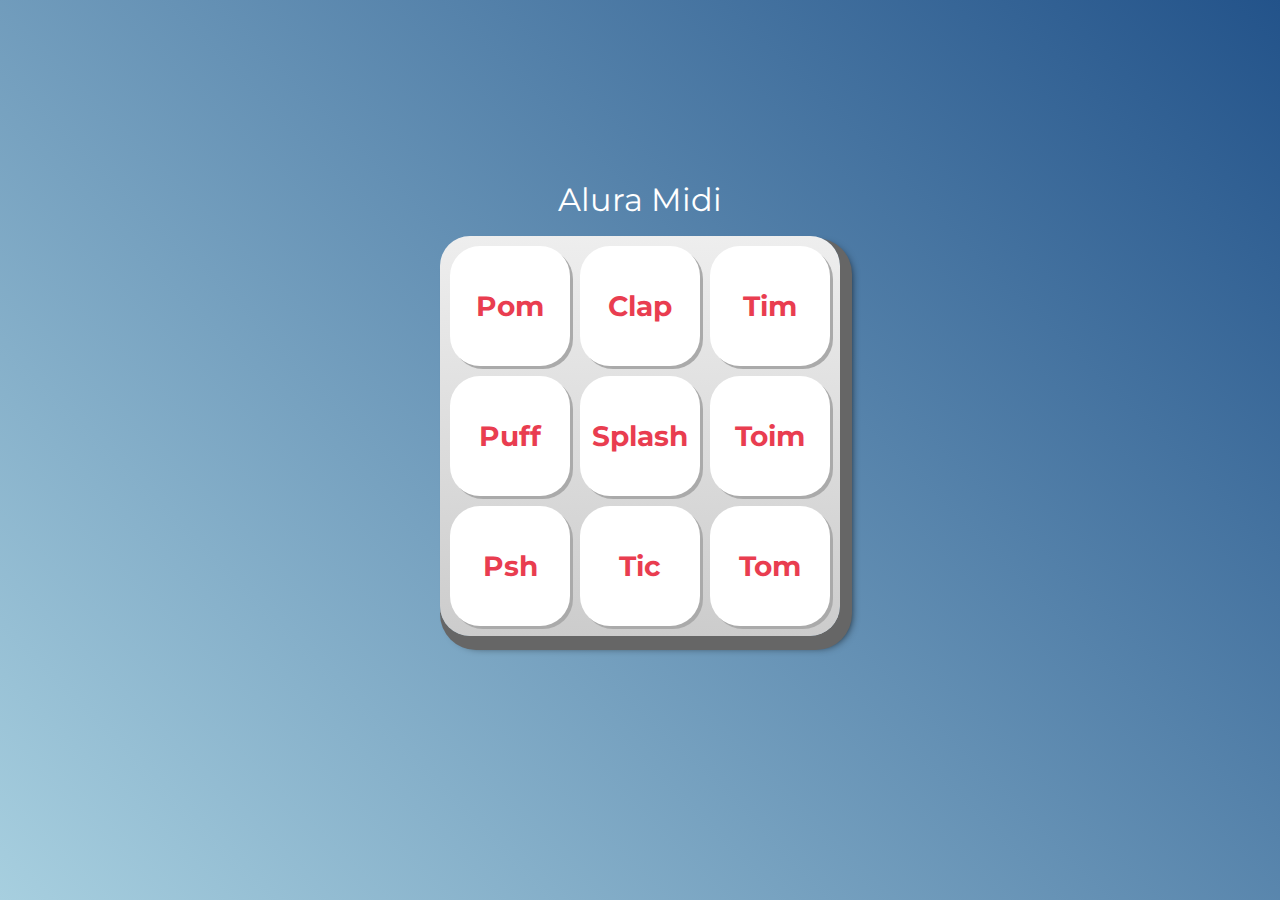
<file: Curso alura-midi/exercicios -aula02/index.html>
<!DOCTYPE html>
<html lang="pt-BR">
<head>
    <meta charset="UTF-8">
    <meta http-equiv="X-UA-Compatible" content="IE=edge">
    <meta name="viewport" content="width=device-width, initial-scale=1.0">

    <title>Alura MIDI</title>

    <link rel="preconnect" href="https://fonts.googleapis.com">
    <link rel="preconnect" href="https://fonts.gstatic.com" crossorigin>
    <link href="https://fonts.googleapis.com/css2?family=Montserrat:wght@500;600&display=swap" rel="stylesheet">

    <link rel="icon" type="image/png" href="images/bateria.png">
    <link rel="stylesheet" href="css/reset.css">
    <link rel="stylesheet" href="css/estilos.css">
</head>
<body>

    <h1>Alura Midi</h1>

    <section class="teclado">
        <!-- <button onclick="alert('Pom')" class="tecla tecla_pom">Pom</button> -->
        <!-- <button onclick="tocaSomPom()" class="tecla tecla_pom">Pom</button> -->
        <button onclick="tocaPom()" class="tecla tecla_pom">Pom</button>
        <button onclick="tocaClap()" class="tecla tecla_clap">Clap</button>
        <button onclick="tocaTim()" class="tecla tecla_tim">Tim</button>

        <button onclick="tocaPuff()" class="tecla tecla_puff">Puff</button>
        <button onclick="tocaSplash()" class="tecla tecla_splash">Splash</button>
        <button onclick="tocaToim()" class="tecla tecla_toim">Toim</button>

        <button onclick="tocaPsh()" class="tecla tecla_psh">Psh</button>
        <button onclick="tocaTic()" class="tecla tecla_tic">Tic</button>
        <button onclick="tocaTom()" class="tecla tecla_tom">Tom</button>
    </section>
    
    <!-- <section class="audio-container">
        <audio controls src="sounds/keyq.wav" id="som_tecla_pom"></audio>
        <audio controls src="sounds/keyw.wav" id="som_tecla_clap"></audio>
        <audio controls src="sounds/keye.wav" id="som_tecla_tim"></audio>
        <audio controls src="sounds/keya.wav" id="som_tecla_puff"></audio>
        <audio controls src="sounds/keys.wav" id="som_tecla_splash"></audio>
        <audio controls src="sounds/keyd.wav" id="som_tecla_toim"></audio>
        <audio controls src="sounds/keyz.wav" id="som_tecla_psh"></audio>
        <audio controls src="sounds/keyx.wav" id="som_tecla_tic"></audio>
        <audio controls src="sounds/keyc.wav" id="som_tecla_tom"></audio>
    </section>
     -->
    <section class="audio-container">
        <audio src="sounds/keyq.wav" id="som_tecla_pom"></audio>
        <audio src="sounds/keyw.wav" id="som_tecla_clap"></audio>
        <audio src="sounds/keye.wav" id="som_tecla_tim"></audio>
        <audio src="sounds/keya.wav" id="som_tecla_puff"></audio>
        <audio src="sounds/keys.wav" id="som_tecla_splash"></audio>
        <audio src="sounds/keyd.wav" id="som_tecla_toim"></audio>
        <audio src="sounds/keyz.wav" id="som_tecla_psh"></audio>
        <audio src="sounds/keyx.wav" id="som_tecla_tic"></audio>
        <audio src="sounds/keyc.wav" id="som_tecla_tom"></audio>
    </section>



    <script src="main.js"></script>
</body>
</html>
</file>
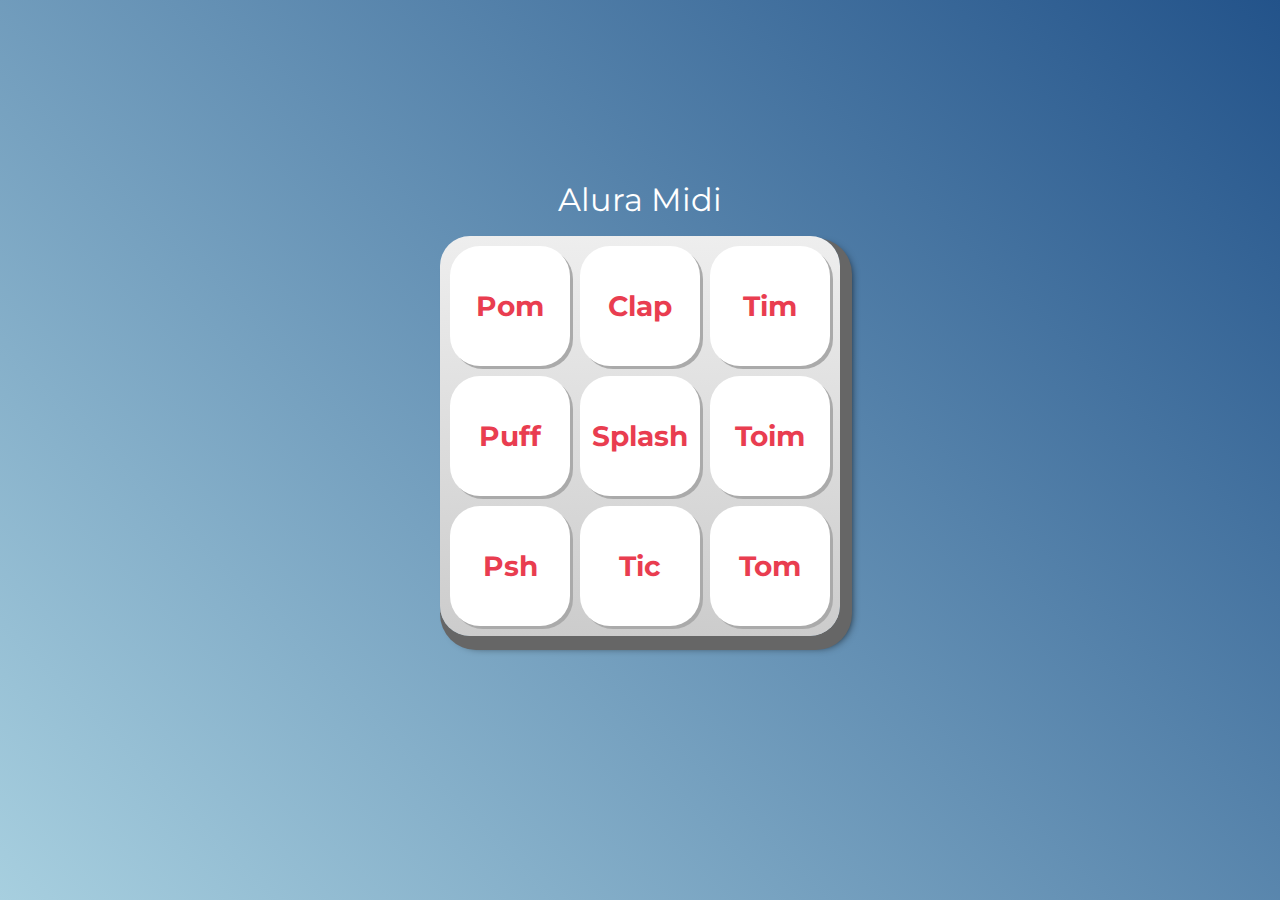
<file: Curso alura-midi/exercicios -aula02/ex02/index.html>
<!DOCTYPE html>
<html lang="pt-BR">
<head>
    <meta charset="UTF-8">
    <meta http-equiv="X-UA-Compatible" content="IE=edge">
    <meta name="viewport" content="width=device-width, initial-scale=1.0">

    <title>Alura MIDI</title>

    <link rel="preconnect" href="https://fonts.googleapis.com">
    <link rel="preconnect" href="https://fonts.gstatic.com" crossorigin>
    <link href="https://fonts.googleapis.com/css2?family=Montserrat:wght@500;600&display=swap" rel="stylesheet">

    <link rel="icon" type="image/png" href="images/bateria.png">
    <link rel="stylesheet" href="css/reset.css">
    <link rel="stylesheet" href="css/estilos.css">
</head>
<body>

    <h1>Alura Midi</h1>

    <section class="teclado">
        <!-- <button onclick="alert('Pom')" class="tecla tecla_pom">Pom</button> -->
        <!-- <button onclick="tocaSomPom()" class="tecla tecla_pom">Pom</button> -->
        <button class="tecla tecla_pom">Pom</button>
        <button class="tecla tecla_clap">Clap</button>
        <button class="tecla tecla_tim">Tim</button>

        <button class="tecla tecla_puff">Puff</button>
        <button class="tecla tecla_splash">Splash</button>
        <button class="tecla tecla_toim">Toim</button>

        <button class="tecla tecla_psh">Psh</button>
        <button class="tecla tecla_tic">Tic</button>
        <button class="tecla tecla_tom">Tom</button>
    </section>
    
    <!-- <section class="audio-container">
        <audio controls src="sounds/keyq.wav" id="som_tecla_pom"></audio>
        <audio controls src="sounds/keyw.wav" id="som_tecla_clap"></audio>
        <audio controls src="sounds/keye.wav" id="som_tecla_tim"></audio>
        <audio controls src="sounds/keya.wav" id="som_tecla_puff"></audio>
        <audio controls src="sounds/keys.wav" id="som_tecla_splash"></audio>
        <audio controls src="sounds/keyd.wav" id="som_tecla_toim"></audio>
        <audio controls src="sounds/keyz.wav" id="som_tecla_psh"></audio>
        <audio controls src="sounds/keyx.wav" id="som_tecla_tic"></audio>
        <audio controls src="sounds/keyc.wav" id="som_tecla_tom"></audio>
    </section>
     -->
    <section class="audio-container">
        <audio src="sounds/keyq.wav" id="som_tecla_pom"></audio>
        <audio src="sounds/keyw.wav" id="som_tecla_clap"></audio>
        <audio src="sounds/keye.wav" id="som_tecla_tim"></audio>
        <audio src="sounds/keya.wav" id="som_tecla_puff"></audio>
        <audio src="sounds/keys.wav" id="som_tecla_splash"></audio>
        <audio src="sounds/keyd.wav" id="som_tecla_toim"></audio>
        <audio src="sounds/keyz.wav" id="som_tecla_psh"></audio>
        <audio src="sounds/keyx.wav" id="som_tecla_tic"></audio>
        <audio src="sounds/keyc.wav" id="som_tecla_tom"></audio>
    </section>



    <script src="main.js"></script>
</body>
</html>
</file>
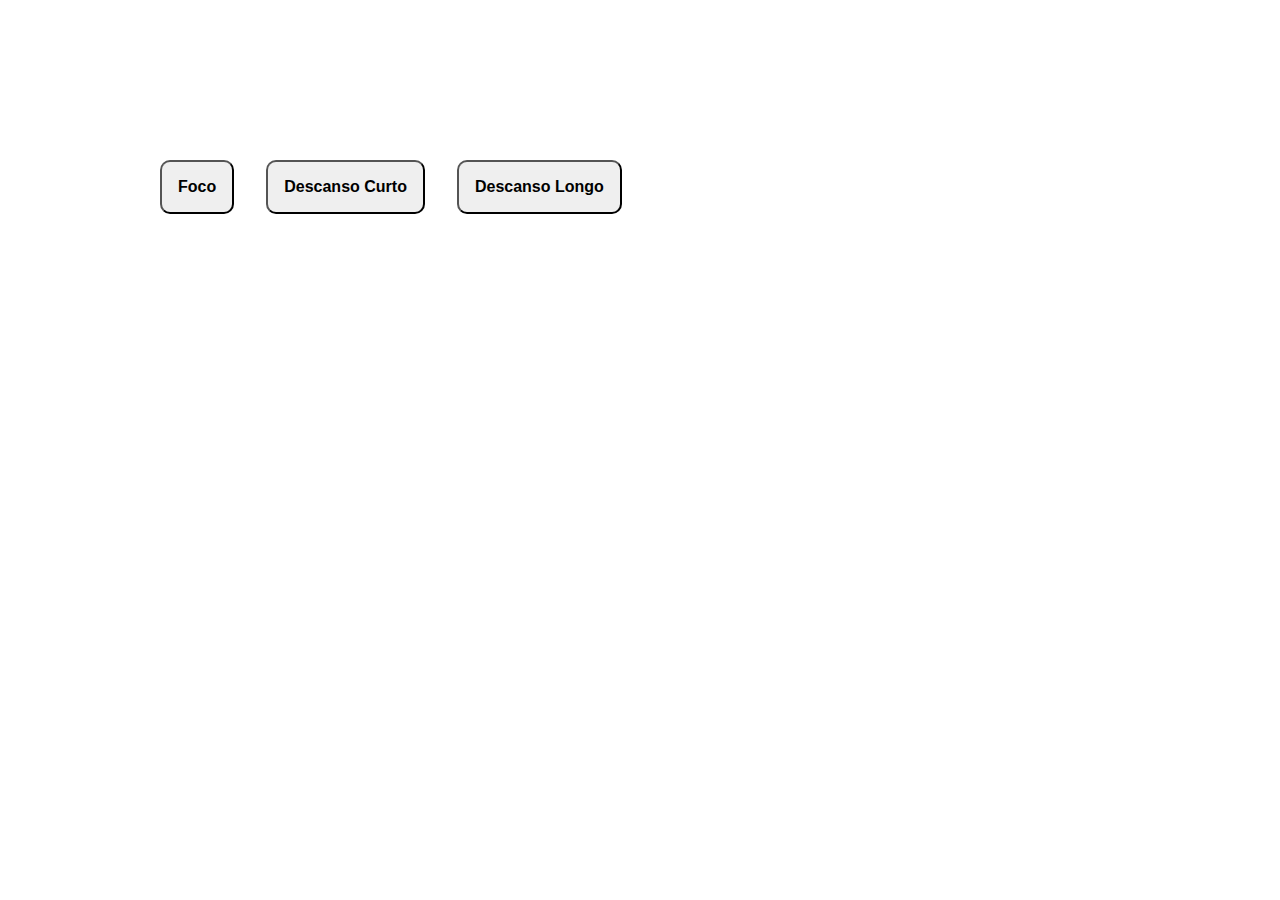
<file: Curso Fokus/exercicios - aula03/ex01/index.html>
<!DOCTYPE html>
<html lang="en">
<head>
    <meta charset="UTF-8">
    <meta name="viewport" content="width=device-width, initial-scale=1.0">
    <title>Document</title>
    <link rel="stylesheet" href="style.css">
    <script src="main.js" defer></script>
</head>
<body>
    <button class="foco buttons">Foco</button>
    <button class="descanso-curto buttons">Descanso Curto</button>
    <button class="descanso-longo buttons">Descanso Longo</button>
    
</body>
</html>
</file>
<file: Curso alura-midi/exercicios -aula02/css/estilos.css>
:root {
  --cinza: #aaa;
  --vermelha: #e93d50;
  --vermelha-escura: #af303f;
  --branca: #fff;
  --luz: rgb(229, 255, 0);
}

body {
  align-items: center;
  background: linear-gradient(45deg, #a7cfdf 0%,#23538a 100%);
  display: flex;
  justify-content: center;
  flex-direction: column;
  font-family: 'Montserrat', sans-serif;
  min-height: 100vh;
}

h1 {
  color: var(--branca);
  margin-bottom: 20px;
  font-size: 2rem;
}

.teclado {
  background: linear-gradient(to bottom, #eeeeee 0%,#cccccc 100%);
  box-shadow: 6px 8px 0 6px #666, 10px 10px 10px #000;
  border-radius: 30px;
  display: grid;
  gap: 10px;
  grid-template-columns: repeat(3, 1fr);
  padding: 10px;
}

.tecla {
  background-color: var(--branca);
  border-radius: 30px;
  box-shadow: 3px 3px 0 var(--cinza);
  color: var(--vermelha);
  cursor: pointer;
  height: 120px;
  font-size: 1.75em;
  font-weight: bold;
  line-height: 120px;
  text-align: center;
  width: 120px;
}

.tecla.ativa,
.tecla:active {
  background-color: var(--vermelha);
  border: 4px solid  var(--vermelha);
  box-shadow: 3px 3px 0 var(--vermelha-escura) inset;
  color: var(--branca);
  outline: none;
}

.tecla.focus,
.tecla:focus {
  outline: none;
  box-shadow: 1px 1px 10px var(--luz);
}

.tecla.active:focus,
.tecla:active:focus {
  box-shadow: 3px 3px 0 var(--vermelha-escura) inset, 1px 1px 10px var(--luz);
}

.audio-container {
  display: flex;
  flex-direction: column;
  gap: 1em;
  margin-top: 5em;
}

/* Estilizando os controles de áudio no Chrome */
.audio-container audio::-webkit-media-controls-panel {
  background-color: #f1f1f1;
  color: black;
}

/* Estilizando os controles de áudio no Firefox */
.audio-container audio::-moz-range-track {
  background-color: #f1f1f1;
}

.audio-container audio::-moz-range-thumb {
  background-color: #007bff;
}

/* Estilizando os controles de áudio em navegadores que não sejam Chrome nem Firefox */
.audio-container audio::-webkit-media-controls {
  background-color: #f1f1f1;
  color: black;
}
</file>
<file: Curso alura-midi/exercicios -aula02/ex02/css/estilos.css>
:root {
  --cinza: #aaa;
  --vermelha: #e93d50;
  --vermelha-escura: #af303f;
  --branca: #fff;
  --luz: rgb(229, 255, 0);
}

body {
  align-items: center;
  background: linear-gradient(45deg, #a7cfdf 0%,#23538a 100%);
  display: flex;
  justify-content: center;
  flex-direction: column;
  font-family: 'Montserrat', sans-serif;
  min-height: 100vh;
}

h1 {
  color: var(--branca);
  margin-bottom: 20px;
  font-size: 2rem;
}

.teclado {
  background: linear-gradient(to bottom, #eeeeee 0%,#cccccc 100%);
  box-shadow: 6px 8px 0 6px #666, 10px 10px 10px #000;
  border-radius: 30px;
  display: grid;
  gap: 10px;
  grid-template-columns: repeat(3, 1fr);
  padding: 10px;
}

.tecla {
  background-color: var(--branca);
  border-radius: 30px;
  box-shadow: 3px 3px 0 var(--cinza);
  color: var(--vermelha);
  cursor: pointer;
  height: 120px;
  font-size: 1.75em;
  font-weight: bold;
  line-height: 120px;
  text-align: center;
  width: 120px;
}

.tecla.ativa,
.tecla:active {
  background-color: var(--vermelha);
  border: 4px solid  var(--vermelha);
  box-shadow: 3px 3px 0 var(--vermelha-escura) inset;
  color: var(--branca);
  outline: none;
}

.tecla.focus,
.tecla:focus {
  outline: none;
  box-shadow: 1px 1px 10px var(--luz);
}

.tecla.active:focus,
.tecla:active:focus {
  box-shadow: 3px 3px 0 var(--vermelha-escura) inset, 1px 1px 10px var(--luz);
}

.audio-container {
  display: flex;
  flex-direction: column;
  gap: 1em;
  margin-top: 5em;
}

/* Estilizando os controles de áudio no Chrome */
.audio-container audio::-webkit-media-controls-panel {
  background-color: #f1f1f1;
  color: black;
}

/* Estilizando os controles de áudio no Firefox */
.audio-container audio::-moz-range-track {
  background-color: #f1f1f1;
}

.audio-container audio::-moz-range-thumb {
  background-color: #007bff;
}

/* Estilizando os controles de áudio em navegadores que não sejam Chrome nem Firefox */
.audio-container audio::-webkit-media-controls {
  background-color: #f1f1f1;
  color: black;
}
</file>
<file: Curso Fokus/exercicios - aula03/ex01/style.css>
.active {
    background-color: blue;
    border: 2px solid red;

}

button {
    padding: 1rem;
    font-size: 16px;
    font-weight: bold;
    color: black;
    border-radius: 10px;
    cursor: pointer;
}

body {
    display: flex;
    gap: 2rem;
    margin: 10rem;
}
</file>
